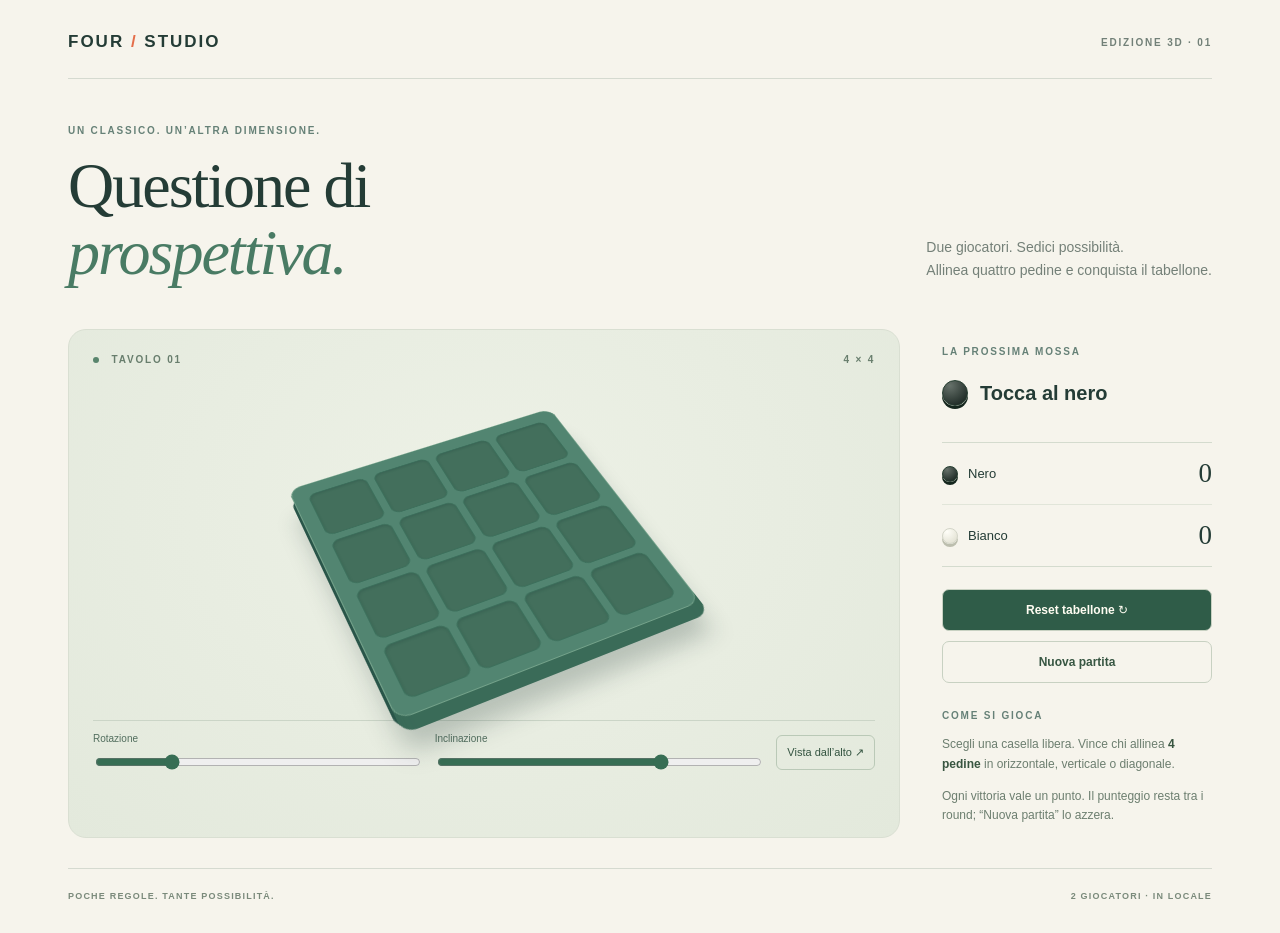
<file: index.html>
<!doctype html>
<html lang="it">
<head>
<meta charset="utf-8"><meta name="viewport" content="width=device-width, initial-scale=1">
<title>Tris 4×4 — Studio 3D</title>
<meta name="description" content="Tris 4×4 in 3D per due giocatori. Quattro pedine in linea, una nuova prospettiva.">
<link rel="stylesheet" href="style.css">
</head>
<body>
<main>
<header><a class="brand" href="./index.html">FOUR<span> / </span>STUDIO</a><span class="edition">EDIZIONE 3D · 01</span></header>
<section class="intro"><p class="eyebrow">UN CLASSICO. UN’ALTRA DIMENSIONE.</p><h1>Questione di<br><em>prospettiva.</em></h1><p class="subtitle">Due giocatori. Sedici possibilità.<br>Allinea quattro pedine e conquista il tabellone.</p></section>
<div class="game-layout">
<section class="arena" aria-label="Area di gioco tridimensionale">
<div class="arena-label"><span><i></i> TAVOLO 01</span><span>4 × 4</span></div>
<div class="scene"><div class="table"><div class="base"></div><section class="board" id="board" aria-label="Tabellone Tris 4 per 4"></section></div></div>
<div class="view-controls"><label>Rotazione <input id="rotation" type="range" min="-45" max="45" value="-25" aria-label="Rotazione del tabellone"></label><label>Inclinazione <input id="tilt" type="range" min="0" max="60" value="42" aria-label="Inclinazione del tabellone"></label><button id="viewButton" type="button">Vista dall’alto ↗</button></div>
</section>
<aside>
<section class="status" aria-live="polite"><span class="eyebrow">LA PROSSIMA MOSSA</span><div class="turn"><span class="turn-dot" id="turnDot" aria-hidden="true"></span><p id="statusText">Tocca al nero</p></div></section>
<section class="scoreboard" aria-label="Segnapunti"><div class="score"><span class="score-label"><span class="score-dot"></span>Nero</span><strong id="blackScore">0</strong></div><div class="score"><span class="score-label"><span class="score-dot white"></span>Bianco</span><strong id="whiteScore">0</strong></div></section>
<div id="result" hidden><p>Round concluso. Pronti per la rivincita?</p><button id="nextRoundButton" class="primary">Prossimo round →</button></div>
<div class="actions"><button id="resetBoardButton" class="primary">Reset tabellone ↻</button><button id="newMatchButton">Nuova partita</button></div>
<div class="rules"><span class="eyebrow">COME SI GIOCA</span><p>Scegli una casella libera. Vince chi allinea <b>4 pedine</b> in orizzontale, verticale o diagonale.</p><p>Ogni vittoria vale un punto. Il punteggio resta tra i round; “Nuova partita” lo azzera.</p></div>
</aside>
</div>
<footer><span>POCHE REGOLE. TANTE POSSIBILITÀ.</span><span>2 GIOCATORI · IN LOCALE</span></footer>
</main><script src="game.js"></script>
</body></html>
</file>
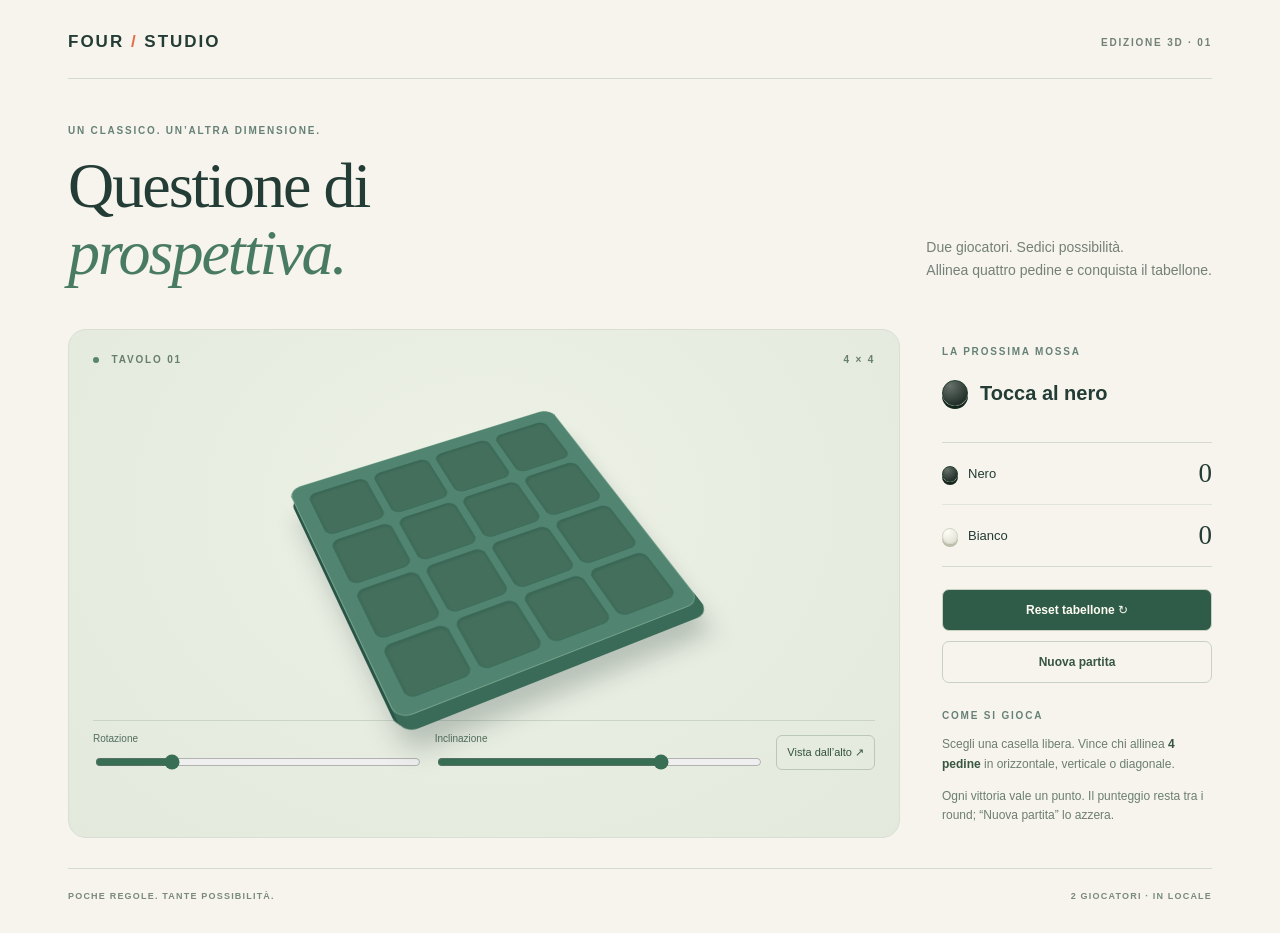
<file: tris-4x4.html>
<!doctype html>
<html lang="it">
<head>
  <meta charset="utf-8">
  <meta http-equiv="refresh" content="0; url=./index.html">
  <meta name="viewport" content="width=device-width, initial-scale=1">
  <title>Tris 4x4</title>
  <link rel="canonical" href="./index.html">
</head>
<body>
  <p><a href="./index.html">Apri Tris 4x4</a></p>
</body>
</html>
</file>
<file: style.css>
:root{color-scheme:light;font-family:Arial,Helvetica,sans-serif;color:#243c36;background:#f6f4ec;font-synthesis:none}*{box-sizing:border-box}body{margin:0}button,a,input{-webkit-tap-highlight-color:transparent}button{font:inherit;cursor:pointer}button:focus-visible,a:focus-visible,input:focus-visible{outline:3px solid #db5b35;outline-offset:5px}main{max-width:1240px;margin:auto;padding:32px 48px}header,footer{display:flex;justify-content:space-between;align-items:center}header{padding-bottom:26px;border-bottom:1px solid #d5dad0}.brand{font-size:17px;font-weight:800;letter-spacing:2px;text-decoration:none;color:inherit}.brand span{color:#e46d49}.edition,.eyebrow,footer,.arena-label{font-size:10px;font-weight:700;letter-spacing:1.8px}.edition{color:#728078}.intro{padding:36px 0 26px;position:relative}.eyebrow{color:#668177}h1{font-family:Georgia,serif;font-weight:400;font-size:clamp(42px,5vw,65px);line-height:1.04;letter-spacing:-2px;margin:17px 0}h1 em{color:#497b64;font-weight:400}.subtitle{position:absolute;right:0;bottom:32px;color:#748078;line-height:1.7;font-size:14px}.game-layout{display:grid;grid-template-columns:minmax(0,1fr) 270px;gap:42px}.arena{background:radial-gradient(ellipse at 50% 35%,#edf1e6,#e3e9dc);border:1px solid #d9dfd2;border-radius:18px;min-width:0;padding:24px;overflow:hidden}.arena-label{display:flex;justify-content:space-between;color:#687e6d}.arena-label i{display:inline-block;width:6px;height:6px;background:#59856d;border-radius:50%;margin-right:8px}.scene{height:355px;display:grid;place-items:center;perspective:1000px;--board: min(31vw,310px)}.table{width:var(--board);height:var(--board);position:relative;transform-style:preserve-3d;transform:rotateX(42deg) rotateZ(-25deg);transition:transform .25s}.base{position:absolute;inset:0;border-radius:14px;background:#295549;transform:translateZ(-16px);box-shadow:0 26px 24px #233d3640}.board{position:absolute;inset:0;display:grid;grid-template-columns:repeat(4,1fr);grid-template-rows:repeat(4,1fr);gap:8px;padding:15px;border-radius:14px;background:#528571;border:1px solid #74a28a;transform-style:preserve-3d;box-shadow:0 1px #3a6b58,0 2px #3a6b58,0 3px #3a6b58,0 4px #3a6b58,0 5px #3a6b58,0 6px #3a6b58,0 7px #3a6b58,0 8px #3a6b58,0 9px #3a6b58,0 10px #3a6b58,0 11px #3a6b58,0 12px #3a6b58,0 13px #3a6b58,0 14px #3a6b58,0 15px #3a6b58}.cell{position:relative;border:1px solid #3c705c;border-radius:9px;padding:0;background:#436f5c;box-shadow:inset 0 2px 3px #1e463b3b;transform-style:preserve-3d}.cell:not(:disabled):hover{background:#88ad8d}.cell:disabled{cursor:default}.cell.win{background:#e8ba64;border-color:#ffdb96}.piece{position:absolute;inset:14%;transform-style:preserve-3d;pointer-events:none}.piece span{position:absolute;inset:0;border-radius:50%;transform:translateZ(var(--z));background:#1d2928}.piece.white span{background:#c9c9b9}.piece span:last-child{background:radial-gradient(circle at 32% 24%,#5c6862,#1f2e2b 68%);border:1px solid #79847b;box-shadow:inset 0 1px 2px #ffffff60}.piece.white span:last-child{background:radial-gradient(circle at 32% 24%,#fffef3,#e4e4d5 75%);border:1px solid #fffef4}.drop .piece{animation:drop .32s ease-out}@keyframes drop{from{transform:translateZ(85px);opacity:.2}to{transform:translateZ(0);opacity:1}}.view-controls{display:flex;align-items:center;gap:16px;justify-content:center;padding-top:12px;border-top:1px solid #cbd5c7}.view-controls label{font-size:10px;color:#526e5e;display:grid;gap:8px;flex:1;min-width:0}.view-controls input{width:100%;accent-color:#376e54;cursor:pointer}.view-controls button{font-size:11px;background:transparent;border:1px solid #bac9b7;color:#345440;border-radius:6px;padding:10px}.status{padding:12px 0 15px}.turn{display:flex;align-items:center;gap:12px}.turn p{font-size:20px;font-weight:600;line-height:1.4}.turn-dot,.score-dot{display:inline-block;background:radial-gradient(circle at 30% 20%,#66716a,#202c27 80%);border:1px solid #253d30;border-radius:50%;width:26px;height:26px;flex-shrink:0;box-shadow:0 3px 0 #14261d}.white{background:radial-gradient(circle at 30% 20%,#fffef8,#e4e3d5 80%);border-color:#d3d5c8;box-shadow:0 3px 0 #bcbeae}.scoreboard{border-top:1px solid #d4dbce;border-bottom:1px solid #d4dbce}.score{display:flex;justify-content:space-between;align-items:center;padding:15px 0}.score+.score{border-top:1px solid #e1e5d9}.score-label{display:flex;gap:10px;align-items:center;font-size:13px}.score-dot{width:16px;height:16px}.score strong{font-size:27px;font-weight:400;font-family:Georgia,serif}.actions{display:grid;gap:10px;margin:22px 0}button.primary{background:#2f5c48;color:#fffdf2;border:1px solid #2f5c48}.actions button,#nextRoundButton{padding:13px;border-radius:7px;border:1px solid #c8d1c2;background:transparent;color:#375642;font-size:12px;font-weight:600}.actions button.primary,#nextRoundButton{background:#2f5c48;color:#fffdf2}button:hover{filter:brightness(1.07)}.rules p,#result p{font-size:12px;line-height:1.65;color:#6c7e6f}.rules b{color:#385540}#result{background:#e5ebdc;padding:12px;border-radius:8px;margin-top:12px}#nextRoundButton{width:100%}footer{border-top:1px solid #d5dad0;margin-top:30px;padding-top:22px;color:#7a8a7b;font-size:9px;letter-spacing:1.2px}@media(min-width:1400px){main{padding-top:44px}}@media(max-width:850px){main{padding:24px}.game-layout{gap:24px;grid-template-columns:minmax(0,1fr) 230px}.scene{--board:min(34vw,290px);height:330px}.arena{padding:16px}.view-controls{flex-wrap:wrap}.view-controls button{width:100%}}@media(max-width:650px){main{padding:20px}.edition{font-size:8px}.intro{padding-top:22px}.subtitle{position:static;font-size:13px}h1{font-size:48px}.game-layout{grid-template-columns:1fr;gap:16px}.scene{--board:min(58vw,265px);height:335px}.view-controls{flex-wrap:nowrap}.view-controls button{width:auto}.arena{padding:18px}aside{display:grid;grid-template-columns:1fr 1fr;gap:0 20px}.status{grid-column:1/-1;padding:0}.turn p{margin:10px 0}.scoreboard{grid-column:1/-1;display:flex;gap:25px}.score{flex:1}.score+.score{border-top:0}.actions,.rules,#result{grid-column:1/-1}.rules p{margin:8px 0}footer{font-size:8px;gap:15px;line-height:1.8}}@media(prefers-reduced-motion:reduce){*,*::before,*::after{animation:none!important;transition:none!important}}
</file>
